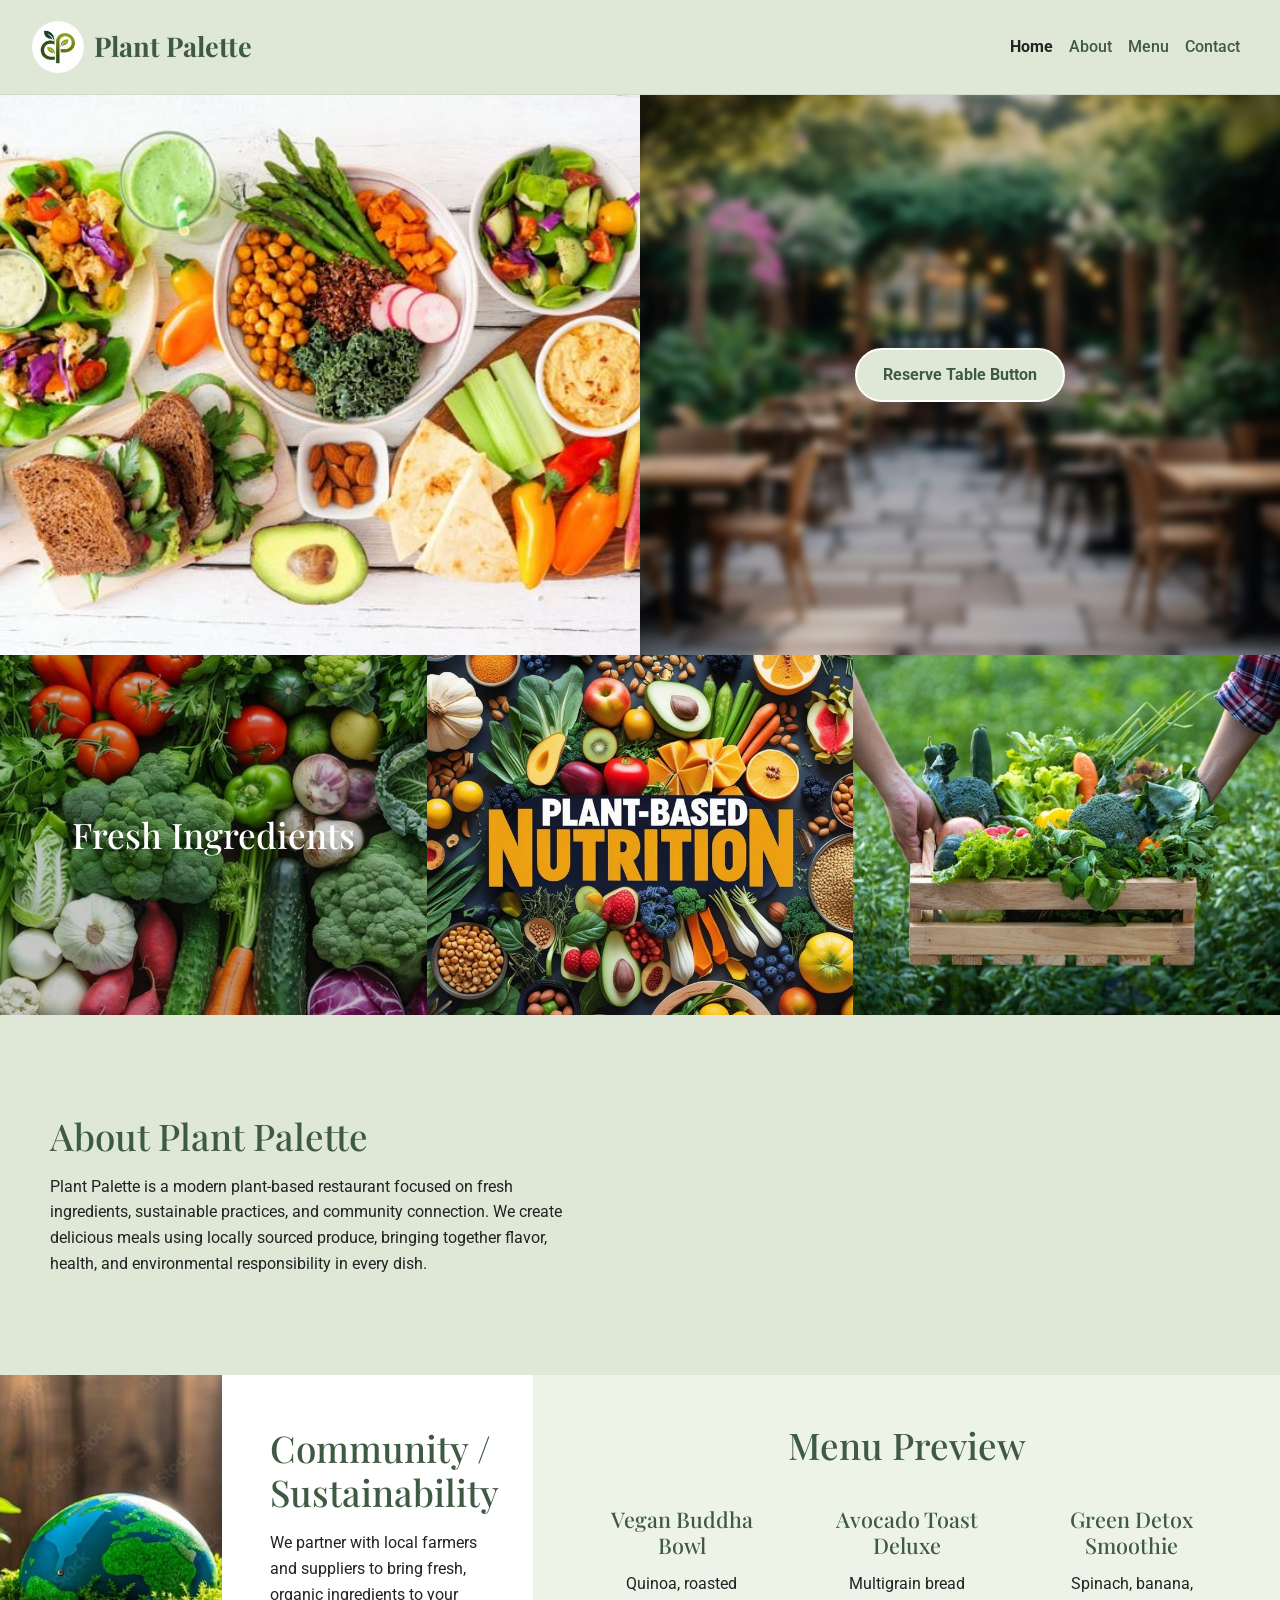
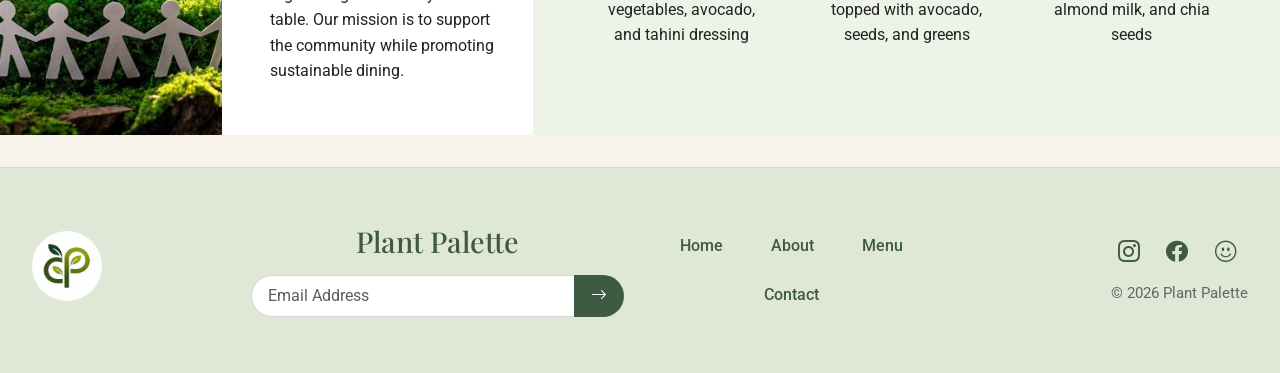
<file: index.html>
<!doctype html>
<html lang="en">
<head>
  <meta charset="UTF-8">
  <meta name="viewport" content="width=device-width, initial-scale=1.0">
  <title>Plant Palette | Home</title>

  <!-- Bootstrap CSS -->
  <link
    href="https://cdn.jsdelivr.net/npm/bootstrap@5.3.3/dist/css/bootstrap.min.css"
    rel="stylesheet"
  >

  <!-- Bootstrap Icons -->
  <link
    rel="stylesheet"
    href="https://cdn.jsdelivr.net/npm/bootstrap-icons@1.11.3/font/bootstrap-icons.min.css"
  >

  <!-- Google Fonts -->
  <link rel="preconnect" href="https://fonts.googleapis.com">
  <link rel="preconnect" href="https://fonts.gstatic.com" crossorigin>
  <link
    href="https://fonts.googleapis.com/css2?family=Playfair+Display:wght@400;600;700&family=Roboto:wght@300;400;500;700&display=swap"
    rel="stylesheet"
  >

  <!-- Main CSS -->
  <link rel="stylesheet" href="./css/main.css">
</head>
<body>

  <!-- Skip Link -->
  <a class="skip-link" href="#main-content">Skip to main content</a>

  <!-- Header -->
  <!-- main navigation bar with logo and menu, responsive using Bootstrap -->
  <header class="site-header">
    <nav class="navbar navbar-expand-lg main-navbar" aria-label="Main navigation">
      <div class="container-fluid px-0">

        <a class="navbar-brand d-flex align-items-center m-0" href="index.html">
          <img src="./images/logo.jpg" alt="Plant Palette logo" class="logo-img">
          <span class="site-title">Plant Palette</span>
        </a>

        <button
          class="navbar-toggler border-0 shadow-none"
          type="button"
          data-bs-toggle="collapse"
          data-bs-target="#main-nav"
          aria-controls="main-nav"
          aria-expanded="false"
          aria-label="Toggle navigation"
        >
          <span class="navbar-toggler-icon"></span>
        </button>

        <div class="collapse navbar-collapse justify-content-end" id="main-nav">
          <ul class="navbar-nav nav-menu text-center">
            <li class="nav-item">
              <a class="nav-link active" aria-current="page" href="index.html">Home</a>
            </li>
            <li class="nav-item">
              <a class="nav-link" href="about.html">About</a>
            </li>
             <li class="nav-item">
              <a class="nav-link" href="menu.html">Menu</a>
            </li>
            </li>
            <li class="nav-item">
              <a class="nav-link" href="contact.html">Contact</a>
            </li>
          </ul>
        </div>

      </div>
    </nav>
  </header>

  <!-- Main -->
  <main id="main-content">

    <!-- Hero Section -->
    <!-- hero section with image and reserve button, responsive layout -->
    <section class="hero-section">
      <div class="container-fluid px-0">
        <div class="row g-0">

          <div class="col-12 col-lg-6 px-0">
            <picture>
              <source media="(min-width: 992px)" srcset="./images/hero image.jpg">
              <img
                src="./images/hero image.jpg"
                alt="Fresh vegetables and ingredients arranged in bowls"
                class="img-fluid w-100 hero-img"
              >
            </picture>
          </div>

          <div class="col-12 col-lg-6">
            <div class="reserve-card position-relative">
              <picture>
                <source media="(min-width: 992px)" srcset="./images/Outdoor.jpg">
                <img
                  src="./images/Outdoor.jpg"
                  alt="Restaurant seating area with greenery"
                  class="img-fluid w-100 reserve-img"
                >
              </picture>

              <div class="reserve-overlay d-flex align-items-center justify-content-center">
                <a href="contact.html" class="btn reserve-btn">Reserve Table Button</a>
              </div>
            </div>
          </div>

        </div>
      </div>
    </section>

    <!-- Single 3-Image Grid Section -->
    <section class="feature-strip">
      <div class="container-fluid px-0">
        <div class="row g-0">

          <div class="col-12 col-md-4">
            <div class="feature-box">
              <img
                src="./images/FRESH INGREDIENTS BANNER.jpg"
                alt="Fresh ingredients"
                class="img-fluid w-100 feature-img"
              >
              <div class="feature-text-overlay">
                <h2>Fresh Ingredients</h2>
              </div>
            </div>
          </div>

          <div class="col-12 col-md-4">
            <div class="feature-box">
              <img
                src="./images/NUTRITION IMAGE.jpg"
                alt="Plant-based nutrition"
                class="img-fluid w-100 feature-img"
              >
            </div>
          </div>

          <div class="col-12 col-md-4">
            <div class="feature-box">
              <img
                src="./images/FARM IMAGE.jpg"
                alt="Fresh vegetables in a wooden crate"
                class="img-fluid w-100 feature-img"
              >
            </div>
          </div>

        </div>
      </div>
    </section>

    <!-- About Preview + Community/Menu -->
    <!-- about section describing the restaurant concept -->
    <section class="home-info-section">
      <div class="container-fluid px-0">
        <div class="row g-0">

          <!-- About block -->
          <div class="col-12 col-lg-6 d-flex align-items-center about-preview-block">
            <div class="about-preview-text text-center text-lg-start">
              <h2>About Plant Palette</h2>
              <p>
                Plant Palette is a modern plant-based restaurant focused on
                fresh ingredients, sustainable practices, and community
                connection. We create delicious meals using locally sourced
                produce, bringing together flavor, health, and environmental
                responsibility in every dish.
              </p>
            </div>
          </div>

          <!-- Empty spacer on desktop to help match figma look -->
          <div class="d-none d-lg-block col-lg-6 about-spacer"></div>

        </div>

        <div class="row g-0">

          <!-- Community -->
          <!-- community and sustainability info with image and text -->
          <div class="col-12 col-lg-5">
            <div class="row g-0 h-100">

              <div class="col-12 col-md-5">
                <img
                  src="./images/COMMUNITY IMAGE.jpg"
                  alt="Community and sustainability image"
                  class="img-fluid w-100 h-100 object-fit-cover community-img"
                >
              </div>

              <div class="col-12 col-md-7 d-flex align-items-center community-text-wrap">
                <div class="community-text text-center text-lg-start">
                  <h2>Community / Sustainability</h2>
                  <p>
                    We partner with local farmers and suppliers to bring fresh,
                    organic ingredients to your table. Our mission is to support
                    the community while promoting sustainable dining.
                  </p>
                </div>
              </div>

            </div>
          </div>

          <!-- Menu -->
          <!-- preview of menu items using grid layout -->
          <div class="col-12 col-lg-7">
            <div class="menu-preview-block text-center">
              <h2>Menu Preview</h2>

              <div class="row mt-4">
                <div class="col-12 col-md-4">
                  <article class="preview-item">
                    <h3>Vegan Buddha Bowl</h3>
                    <p>Quinoa, roasted vegetables, avocado, and tahini dressing</p>
                  </article>
                </div>

                <div class="col-12 col-md-4">
                  <article class="preview-item">
                    <h3>Avocado Toast Deluxe</h3>
                    <p>Multigrain bread topped with avocado, seeds, and greens</p>
                  </article>
                </div>

                <div class="col-12 col-md-4">
                  <article class="preview-item">
                    <h3>Green Detox Smoothie</h3>
                    <p>Spinach, banana, almond milk, and chia seeds</p>
                  </article>
                </div>
              </div>
            </div>
          </div>

        </div>
      </div>
    </section>

  </main>

  
  <!-- footer with logo, links, and social icons -->
  <footer class="site-footer">
    <div class="container-fluid px-0">
      <div class="row g-0 align-items-center">

        <div class="col-12 col-lg-2 text-center text-lg-start">
          <a href="index.html" class="footer-brand d-inline-flex align-items-center text-decoration-none">
            <img src="images/logo.jpg" alt="Plant Palette logo" class="footer-logo">
          </a>
        </div>

        <div class="col-12 col-lg-4">
          <div class="footer-left">
            <h2 class="footer-title">Plant Palette</h2>

            <form class="newsletter-form" action="#" method="post">
              <label for="newsletter-email" class="visually-hidden">Email Address</label>
              <div class="input-group">
                <input
                  type="email"
                  id="newsletter-email"
                  class="form-control"
                  placeholder="Email Address"
                  aria-label="Email Address"
                >
                <button class="btn newsletter-btn" type="submit" aria-label="Submit email">
                  <i class="bi bi-arrow-right"></i>
                </button>
              </div>
            </form>
          </div>
        </div>

        <div class="col-12 col-lg-3">
          <ul class="nav footer-nav justify-content-center">
            <li class="nav-item"><a class="nav-link" href="index.html">Home</a></li>
            <li class="nav-item"><a class="nav-link" href="about.html">About</a></li>
            <li class="nav-item"><a class="nav-link" href="menu.html">Menu</a></li>
            <li class="nav-item"><a class="nav-link" href="contact.html">Contact</a></li>
          </ul>
        </div>

        <div class="col-12 col-lg-3 text-center text-lg-end">
          <div class="social-icons">
            <a href="#" aria-label="Instagram"><i class="bi bi-instagram"></i></a>
            <a href="#" aria-label="Facebook"><i class="bi bi-facebook"></i></a>
            <a href="#" aria-label="Emoji icon"><i class="bi bi-emoji-smile"></i></a>
          </div>
          <p class="copyright mb-0">© 2026 Plant Palette</p>
        </div>

      </div>
    </div>
  </footer>

  <!-- Bootstrap JS -->
  <script src="https://cdn.jsdelivr.net/npm/bootstrap@5.3.3/dist/js/bootstrap.bundle.min.js"></script>
</body>
</html>
</file>
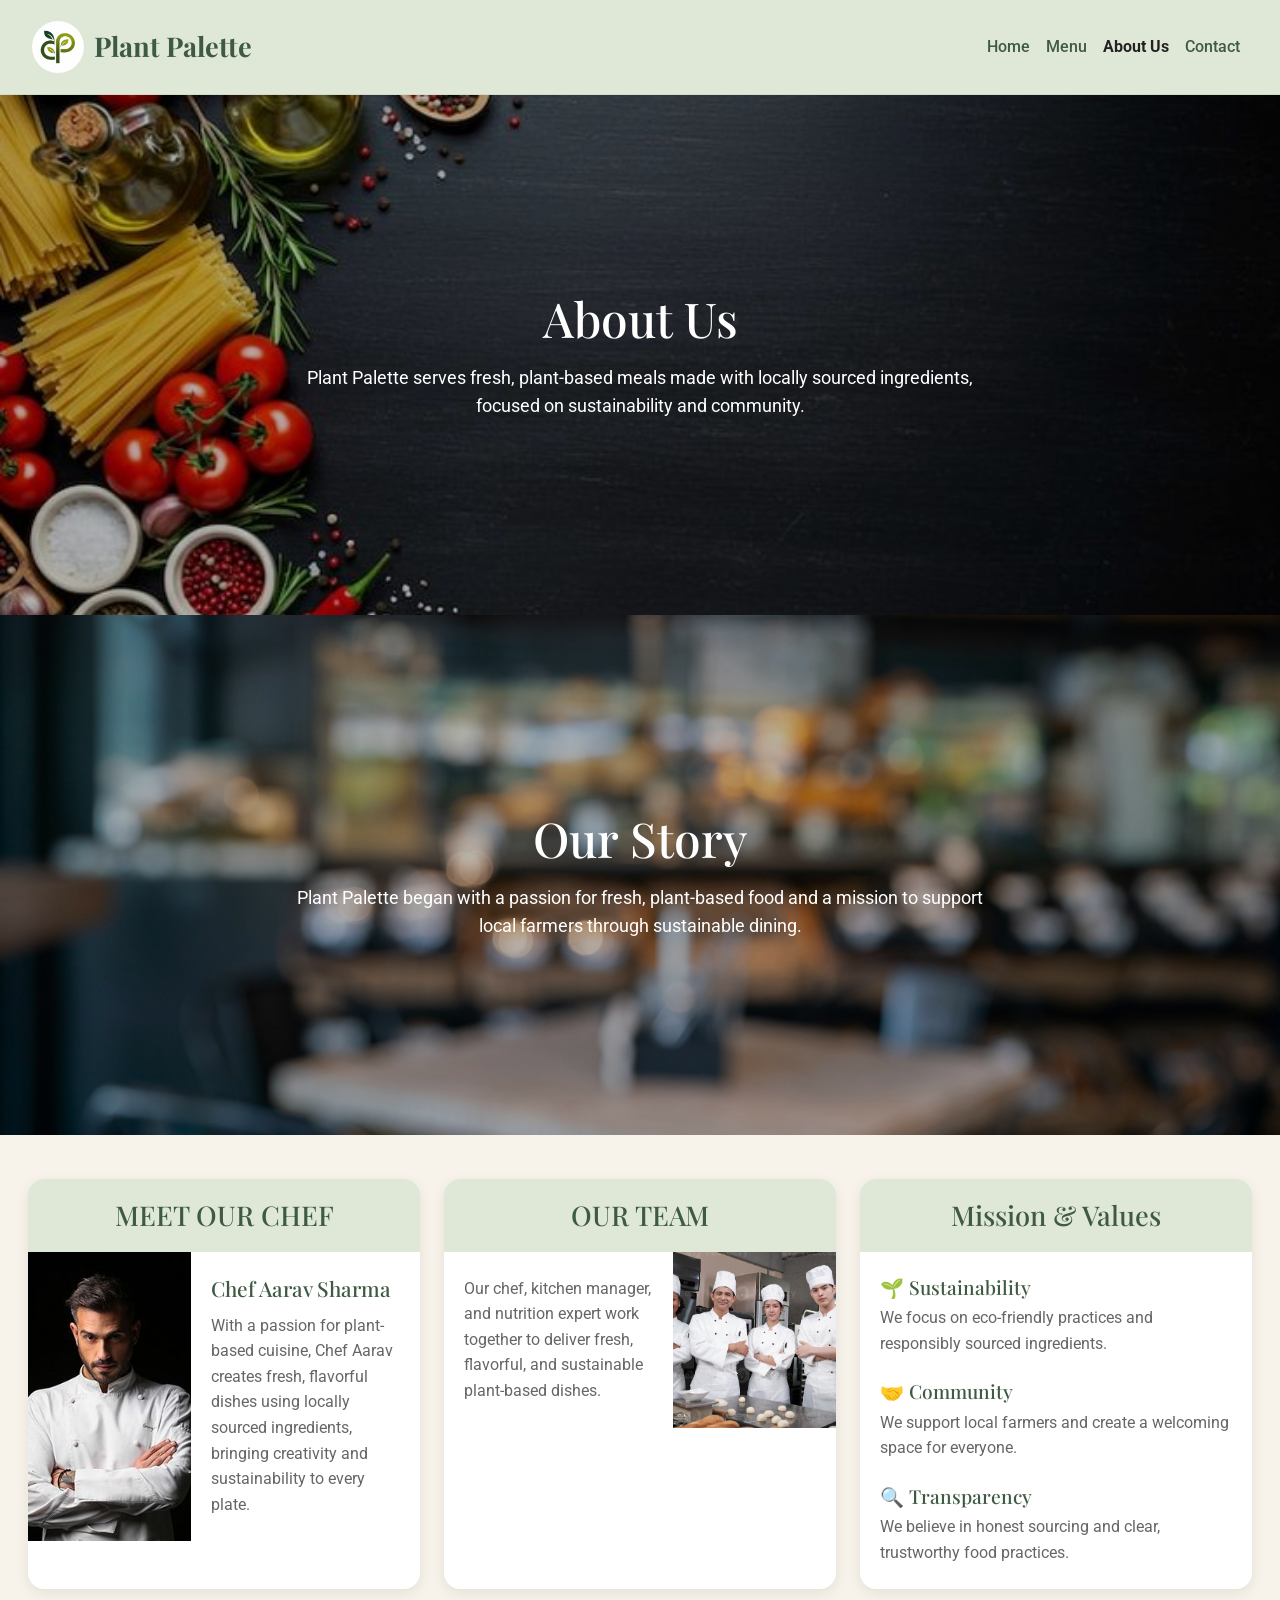
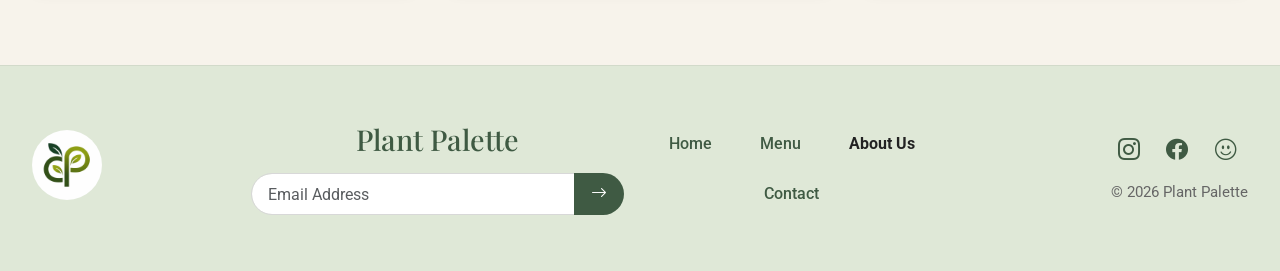
<file: about.html>
<!doctype html>
<html lang="en">
<head>
  <meta charset="UTF-8">
  <meta name="viewport" content="width=device-width, initial-scale=1.0">
  <title>Plant Palette | About</title>

  <!-- Bootstrap CSS -->
  <link
    href="https://cdn.jsdelivr.net/npm/bootstrap@5.3.3/dist/css/bootstrap.min.css"
    rel="stylesheet"
  >

  <!-- Bootstrap Icons -->
  <link
    rel="stylesheet"
    href="https://cdn.jsdelivr.net/npm/bootstrap-icons@1.11.3/font/bootstrap-icons.min.css"
  >

  <!-- Google Fonts -->
  <link rel="preconnect" href="https://fonts.googleapis.com">
  <link rel="preconnect" href="https://fonts.gstatic.com" crossorigin>
  <link
    href="https://fonts.googleapis.com/css2?family=Playfair+Display:wght@400;600;700&family=Roboto:wght@300;400;500;700&display=swap"
    rel="stylesheet"
  >

  <!-- Main CSS -->
  <link rel="stylesheet" href="./css/main.css">
</head>
<body>

  <!-- Skip Link -->
  <a class="skip-link" href="#main-content">Skip to main content</a>

  <!-- navigation bar with logo and menu, responsive using Bootstrap -->
  <header class="site-header">
    <nav class="navbar navbar-expand-lg main-navbar" aria-label="Main navigation">
      <div class="container-fluid px-0">

        <a class="navbar-brand d-flex align-items-center m-0" href="index.html">
          <img src="images/logo.jpg" alt="Plant Palette logo" class="logo-img">
          <span class="site-title">Plant Palette</span>
        </a>

        <button
          class="navbar-toggler border-0 shadow-none"
          type="button"
          data-bs-toggle="collapse"
          data-bs-target="#main-nav"
          aria-controls="main-nav"
          aria-expanded="false"
          aria-label="Toggle navigation"
        >
          <span class="navbar-toggler-icon"></span>
        </button>

        <div class="collapse navbar-collapse justify-content-end" id="main-nav">
          <ul class="navbar-nav nav-menu text-center">
            <li class="nav-item">
              <a class="nav-link" href="index.html">Home</a>
            </li>
            <li class="nav-item">
              <a class="nav-link" href="menu.html">Menu</a>
            </li>
            <li class="nav-item">
              <a class="nav-link active" aria-current="page" href="about.html">About Us</a>
            </li>
            <li class="nav-item">
              <a class="nav-link" href="contact.html">Contact</a>
            </li>
          </ul>
        </div>

      </div>
    </nav>
  </header>

  <!-- Main -->
  <main id="main-content">

    <!-- hero section with background image and intro text about the restaurant -->
    <section class="about-hero-section">
      <div class="container-fluid px-0">
        <div class="about-hero-banner position-relative">
          <img
            src="./images/abouthero.jpg"
            alt="Tomatoes, pasta, herbs and cooking ingredients"
            class="img-fluid w-100 about-hero-img"
          >

          <div class="about-hero-overlay">
            <div class="about-hero-content text-center">
              <h1>About Us</h1>
              <p>
                Plant Palette serves fresh, plant-based meals made with locally
                sourced ingredients, focused on sustainability and community.
              </p>
            </div>
          </div>
        </div>
      </div>
    </section>

    <!-- section showing the story of the restaurant with image overlay -->
    <section class="our-story-section">
      <div class="container-fluid px-0">
        <div class="our-story-banner position-relative">
          <img
            src="./images/aboutbackground.jpg"
            alt="Warm restaurant interior background"
            class="img-fluid w-100 our-story-img"
          >

          <div class="our-story-overlay">
            <div class="our-story-content text-center">
              <h2>Our Story</h2>
              <p>
                Plant Palette began with a passion for fresh, plant-based food
                and a mission to support local farmers through sustainable dining.
              </p>
            </div>
          </div>
        </div>
      </div>
    </section>

    <!-- About Info Blocks -->
    <section class="about-info-section">
      <div class="container-fluid px-0">

        <div class="row g-0 about-info-row">

          <!-- meet the chef section with image and short description -->
          <div class="col-12 col-lg-4 about-card-wrap">
            <section class="about-card chef-card h-100">
              <h2 class="section-heading text-center">MEET OUR CHEF</h2>

              <div class="row g-0 chef-content align-items-stretch">
                <div class="col-12 col-md-5">
                  <img
                    src="./images/chef.jpg"
                    alt="Chef Aarav Sharma in the kitchen"
                    class="img-fluid w-100 h-100 object-fit-cover"
                  >
                </div>

                <div class="col-12 col-md-7 d-flex align-items-center">
                  <div class="card-text-box">
                    <h3>Chef Aarav Sharma</h3>
                    <p>
                      With a passion for plant-based cuisine, Chef Aarav creates
                      fresh, flavorful dishes using locally sourced ingredients,
                      bringing creativity and sustainability to every plate.
                    </p>
                  </div>
                </div>
              </div>
            </section>
          </div>

          <!-- team section showing members and their role in the restaurant -->
          <div class="col-12 col-lg-4 about-card-wrap">
            <section class="about-card team-card h-100">
              <h2 class="section-heading text-center">OUR TEAM</h2>

              <div class="row g-0 team-content align-items-stretch">
                <div class="col-12 col-md-7 d-flex align-items-center order-2 order-md-1">
                  <div class="card-text-box">
                    <p>
                      Our chef, kitchen manager, and nutrition expert work together
                      to deliver fresh, flavorful, and sustainable plant-based dishes.
                    </p>
                  </div>
                </div>

                <div class="col-12 col-md-5 order-1 order-md-2">
                  <img
                    src="./images/team.jpg"
                    alt="Plant Palette team members in chef uniforms"
                    class="img-fluid w-100 h-100 object-fit-cover"
                  >
                </div>
              </div>
            </section>
          </div>

          <!-- mission and values section highlighting sustainability and community -->
          <div class="col-12 col-lg-4 about-card-wrap">
            <section class="about-card values-card h-100">
              <h2 class="section-heading text-center">Mission & Values</h2>

              <div class="values-content">
                <div class="value-item">
                  <h3>🌱 Sustainability</h3>
                  <p>
                    We focus on eco-friendly practices and responsibly sourced ingredients.
                  </p>
                </div>

                <div class="value-item">
                  <h3>🤝 Community</h3>
                  <p>
                    We support local farmers and create a welcoming space for everyone.
                  </p>
                </div>

                <div class="value-item">
                  <h3>🔍 Transparency</h3>
                  <p>
                    We believe in honest sourcing and clear, trustworthy food practices.
                  </p>
                </div>
              </div>
            </section>
          </div>

        </div>
      </div>
    </section>

  </main>

  <!-- footer with logo, links, and social media icons -->
  <footer class="site-footer">
    <div class="container-fluid px-0">
      <div class="row g-0 align-items-center">

        <div class="col-12 col-lg-2 text-center text-lg-start">
          <a href="index.html" class="footer-brand d-inline-flex align-items-center text-decoration-none">
            <img src="images/logo.jpg" alt="Plant Palette logo" class="footer-logo">
          </a>
        </div>

        <div class="col-12 col-lg-4">
          <div class="footer-left">
            <h2 class="footer-title">Plant Palette</h2>

            <form class="newsletter-form" action="#" method="post">
              <label for="newsletter-email" class="visually-hidden">Email Address</label>
              <div class="input-group">
                <input
                  type="email"
                  id="newsletter-email"
                  class="form-control"
                  placeholder="Email Address"
                  aria-label="Email Address"
                >
                <button class="btn newsletter-btn" type="submit" aria-label="Submit email">
                  <i class="bi bi-arrow-right"></i>
                </button>
              </div>
            </form>
          </div>
        </div>

        <div class="col-12 col-lg-3">
          <ul class="nav footer-nav justify-content-center">
            <li class="nav-item"><a class="nav-link" href="index.html">Home</a></li>
            <li class="nav-item"><a class="nav-link" href="menu.html">Menu</a></li>
            <li class="nav-item"><a class="nav-link active" aria-current="page" href="about.html">About Us</a></li>
            <li class="nav-item"><a class="nav-link" href="contact.html">Contact</a></li>
          </ul>
        </div>

        <div class="col-12 col-lg-3 text-center text-lg-end">
          <div class="social-icons">
            <a href="#" aria-label="Instagram"><i class="bi bi-instagram"></i></a>
            <a href="#" aria-label="Facebook"><i class="bi bi-facebook"></i></a>
            <a href="#" aria-label="Emoji icon"><i class="bi bi-emoji-smile"></i></a>
          </div>
          <p class="copyright mb-0">© 2026 Plant Palette</p>
        </div>

      </div>
    </div>
  </footer>

  <!-- Bootstrap JS -->
  <script src="https://cdn.jsdelivr.net/npm/bootstrap@5.3.3/dist/js/bootstrap.bundle.min.js"></script>
</body>
</html>
</file>
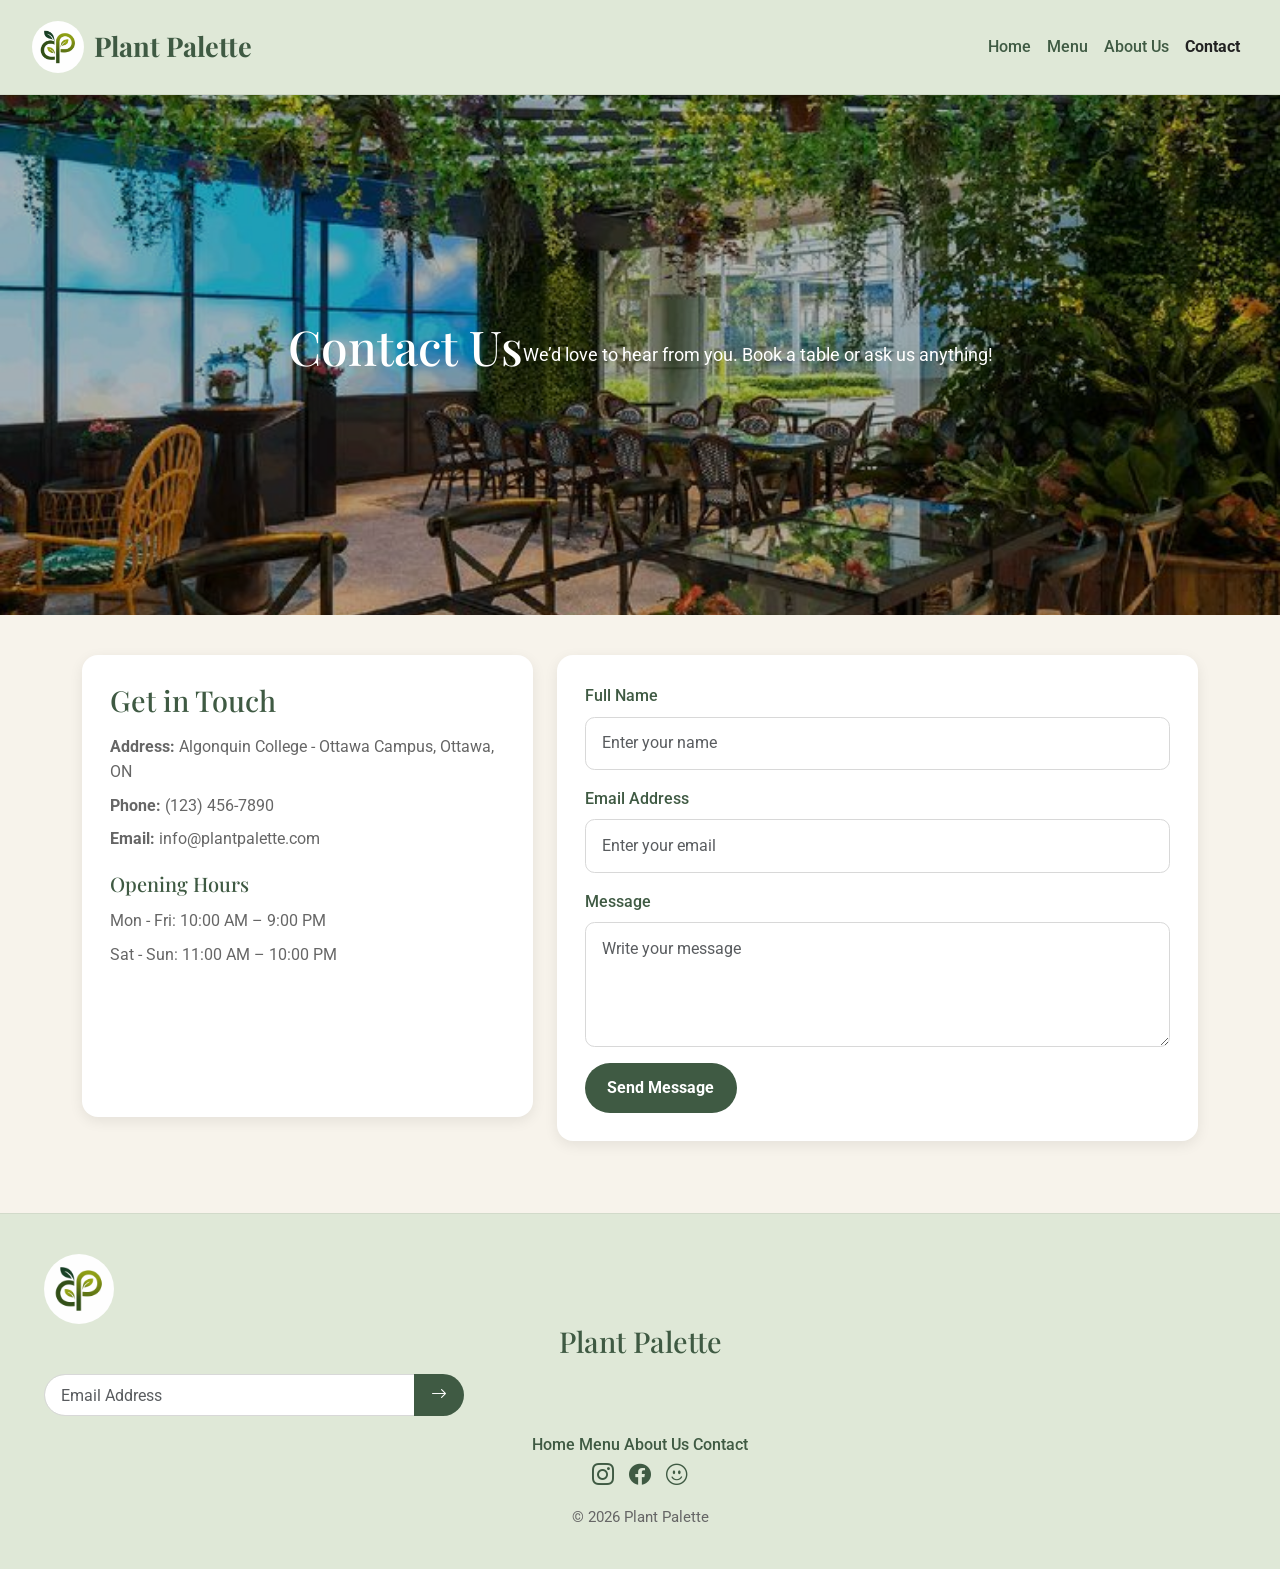
<file: contact.html>
<!doctype html>
<html lang="en">
<head>
  <meta charset="UTF-8">
  <meta name="viewport" content="width=device-width, initial-scale=1.0">
  <title>Plant Palette | Contact</title>

  <!-- Bootstrap CSS -->
  <link
    href="https://cdn.jsdelivr.net/npm/bootstrap@5.3.3/dist/css/bootstrap.min.css"
    rel="stylesheet"
  >

  <!-- Bootstrap Icons -->
  <link
    rel="stylesheet"
    href="https://cdn.jsdelivr.net/npm/bootstrap-icons@1.11.3/font/bootstrap-icons.min.css"
  >

  <!-- Google Fonts -->
  <link rel="preconnect" href="https://fonts.googleapis.com">
  <link rel="preconnect" href="https://fonts.gstatic.com" crossorigin>
  <link
    href="https://fonts.googleapis.com/css2?family=Playfair+Display:wght@400;600;700&family=Roboto:wght@300;400;500;700&display=swap"
    rel="stylesheet"
  >

  <!-- Main CSS -->
  <link rel="stylesheet" href="./css/main.css">
</head>
<body>

  <!-- Skip Link -->
  <a class="skip-link" href="#main-content">Skip to main content</a>

  <!-- navigation bar with logo and links, responsive using Bootstrap -->
  <header class="site-header">
    <nav class="navbar navbar-expand-lg main-navbar">
      <div class="container-fluid px-0">

        <a class="navbar-brand d-flex align-items-center m-0" href="index.html">
          <img src="./images/logo.jpg" alt="Plant Palette logo" class="logo-img">
          <span class="site-title">Plant Palette</span>
        </a>

        <button
          class="navbar-toggler border-0"
          type="button"
          data-bs-toggle="collapse"
          data-bs-target="#main-nav"
        >
          <span class="navbar-toggler-icon"></span>
        </button>

        <div class="collapse navbar-collapse justify-content-end" id="main-nav">
          <ul class="navbar-nav text-center">
            <li class="nav-item"><a class="nav-link" href="index.html">Home</a></li>
            <li class="nav-item"><a class="nav-link" href="menu.html">Menu</a></li>
            <li class="nav-item"><a class="nav-link" href="about.html">About Us</a></li>
            <li class="nav-item"><a class="nav-link active" href="contact.html">Contact</a></li>
          </ul>
        </div>

      </div>
    </nav>
  </header>

  <!-- Main -->
  <main id="main-content">

    <!-- Contact Hero -->
    <!-- hero section with background image and contact heading -->
    <section class="contact-hero text-center">
      <img src="./images/contact-hero.jpg" class="img-fluid w-100" alt="restaurant greenery background">
      
      <div class="contact-hero-content">
        <h1>Contact Us</h1>
        <p>We’d love to hear from you. Book a table or ask us anything!</p>
      </div>
    </section>

    <!-- Contact Section -->
    <section class="contact-section">
      <div class="container">

        <div class="row">

         <!-- section showing address, phone, email, and opening hours -->
          <div class="col-12 col-lg-5 mb-4">
            <div class="contact-info">

              <h2>Get in Touch</h2>

              <p><strong>Address:</strong> Algonquin College - Ottawa Campus, Ottawa, ON</p>
              <p><strong>Phone:</strong> (123) 456-7890</p>
              <p><strong>Email:</strong> info@plantpalette.com</p>

              <h3>Opening Hours</h3>
              <p>Mon - Fri: 10:00 AM – 9:00 PM</p>
              <p>Sat - Sun: 11:00 AM – 10:00 PM</p>

            </div>
          </div>

          <!-- form for users to send message with name, email, and text -->
          <div class="col-12 col-lg-7">
            <form class="contact-form">

              <div class="mb-3">
                <label for="name" class="form-label">Full Name</label>
                <input type="text" id="name" class="form-control" placeholder="Enter your name">
              </div>

              <div class="mb-3">
                <label for="email" class="form-label">Email Address</label>
                <input type="email" id="email" class="form-control" placeholder="Enter your email">
              </div>

              <div class="mb-3">
                <label for="message" class="form-label">Message</label>
                <textarea id="message" rows="4" class="form-control" placeholder="Write your message"></textarea>
              </div>

              <button type="submit" class="btn contact-btn">Send Message</button>

            </form>
          </div>

        </div>

      </div>
    </section>

  </main>

  <!-- footer with logo, links, newsletter form, and social icons -->
  <footer class="site-footer text-center">
    <div class="container-fluid">

      <img src="./images/logo.jpg" class="footer-logo" alt="">
      <h2>Plant Palette</h2>

      <form class="newsletter-form" action="#" method="post">
              <label for="newsletter-email" class="visually-hidden">Email Address</label>
              <div class="input-group">
                <input
                  type="email"
                  id="newsletter-email"
                  class="form-control"
                  placeholder="Email Address"
                  aria-label="Email Address"
                >
                <button class="btn newsletter-btn" type="submit" aria-label="Submit email">
                  <i class="bi bi-arrow-right"></i>
                </button>
              </div>
            </form>

      <div class="footer-links">
        <a href="index.html">Home</a>
        <a href="menu.html">Menu</a>
        <a href="about.html">About Us</a>
        <a href="contact.html">Contact</a>
      </div>

      <div class="social-icons">
        <i class="bi bi-instagram"></i>
        <i class="bi bi-facebook"></i>
        <i class="bi bi-emoji-smile"></i>
      </div>

      <p>© 2026 Plant Palette</p>

    </div>
  </footer>

  <script src="https://cdn.jsdelivr.net/npm/bootstrap@5.3.3/dist/js/bootstrap.bundle.min.js"></script>
</body>
</html>
</file>
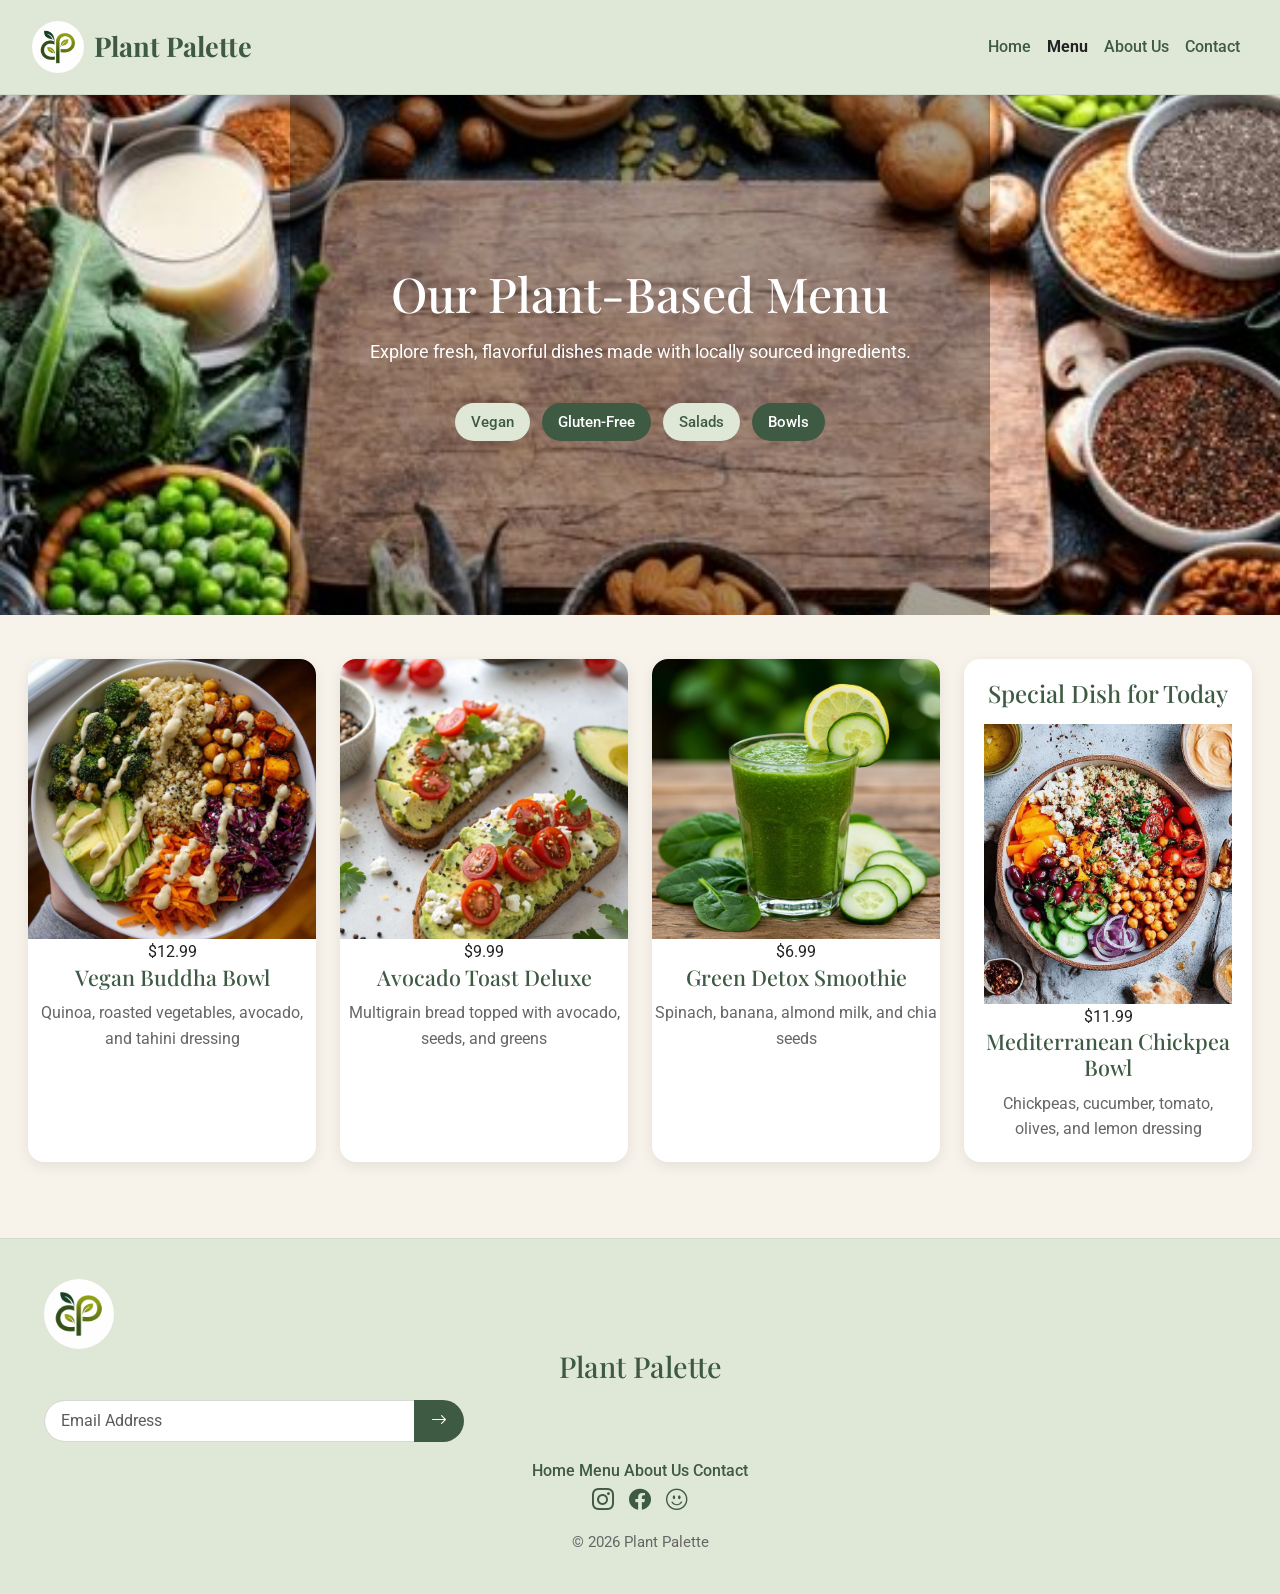
<file: menu.html>
<!doctype html>
<html lang="en">
  <head>
    <meta charset="UTF-8" />
    <meta name="viewport" content="width=device-width, initial-scale=1.0" />
    <title>Plant Palette | Menu</title>

    <!-- Bootstrap CSS -->
    <link
      href="https://cdn.jsdelivr.net/npm/bootstrap@5.3.3/dist/css/bootstrap.min.css"
      rel="stylesheet"
    />

    <!-- Bootstrap Icons -->
    <link
      rel="stylesheet"
      href="https://cdn.jsdelivr.net/npm/bootstrap-icons@1.11.3/font/bootstrap-icons.min.css"
    />

    <!-- Google Fonts -->
    <link rel="preconnect" href="https://fonts.googleapis.com" />
    <link rel="preconnect" href="https://fonts.gstatic.com" crossorigin />
    <link
      href="https://fonts.googleapis.com/css2?family=Playfair+Display:wght@400;600;700&family=Roboto:wght@300;400;500;700&display=swap"
      rel="stylesheet"
    />

    <!-- Main CSS -->
    <link rel="stylesheet" href="./css/main.css" />
  </head>
  <body>
    <!-- Skip Link -->
    <a class="skip-link" href="#main-content">Skip to main content</a>

    <!-- navigation bar with logo and menu links, responsive using Bootstrap -->
    <header class="site-header">
      <nav class="navbar navbar-expand-lg main-navbar">
        <div class="container-fluid px-0">
          <a
            class="navbar-brand d-flex align-items-center m-0"
            href="index.html"
          >
            <img
              src="images/logo.jpg"
              alt="Plant Palette logo"
              class="logo-img"
            />
            <span class="site-title">Plant Palette</span>
          </a>

          <button
            class="navbar-toggler border-0"
            type="button"
            data-bs-toggle="collapse"
            data-bs-target="#main-nav"
          >
            <span class="navbar-toggler-icon"></span>
          </button>

          <div
            class="collapse navbar-collapse justify-content-end"
            id="main-nav"
          >
            <ul class="navbar-nav text-center">
              <li class="nav-item">
                <a class="nav-link" href="index.html">Home</a>
              </li>
              <li class="nav-item">
                <a class="nav-link active" href="menu.html">Menu</a>
              </li>
              <li class="nav-item">
                <a class="nav-link" href="about.html">About Us</a>
              </li>
              <li class="nav-item">
                <a class="nav-link" href="contact.html">Contact</a>
              </li>
            </ul>
          </div>
        </div>
      </nav>
    </header>

    <!-- hero section with background image, title, and menu categories -->
    <main id="main-content">
      <!-- Hero -->
      <section class="menu-hero text-center">
        <img
          src="./images/menubackground.jpg"
          class="img-fluid w-100"
          alt="menu background"
        />
        <div class="menu-hero-content">
          <h1>Our Plant-Based Menu</h1>
          <p>
            Explore fresh, flavorful dishes made with locally sourced
            ingredients.
          </p>

          <div class="menu-tags">
            <span>Vegan</span>
            <span>Gluten-Free</span>
            <span>Salads</span>
            <span>Bowls</span>
          </div>
        </div>
      </section>

      <!-- Menu Items -->
      <section class="menu-items">
        <div class="container-fluid px-0">
          <div class="row g-0">
            <!-- Item 1 -->
            <div class="col-12 col-md-4 col-xl-3">
              <div class="menu-card text-center">
                <img src="./images/vegbudhha.jpg" class="img-fluid" alt="Vegan Buddha Bowl dish" />
                <p>$12.99</p>
                <h3>Vegan Buddha Bowl</h3>
                <p>Quinoa, roasted vegetables, avocado, and tahini dressing</p>
              </div>
            </div>

            <!-- Item 2 -->
            <div class="col-12 col-md-4 col-xl-3">
              <div class="menu-card text-center">
                <img src="./images/avacado.jpg" class="img-fluid" alt="Toast-avacado" />
                <p>$9.99</p>
                <h3>Avocado Toast Deluxe</h3>
                <p>Multigrain bread topped with avocado, seeds, and greens</p>
              </div>
            </div>

            <!-- Item 3 -->
            <div class="col-12 col-md-4 col-xl-3">
              <div class="menu-card text-center">
                <img
                  src="./images/Greensmoothies.jpg"
                  class="img-fluid"
                  alt="smoothies"
                />
                <p>$6.99</p>
                <h3>Green Detox Smoothie</h3>
                <p>Spinach, banana, almond milk, and chia seeds</p>
              </div>
            </div>

            <!-- highlighted special dish card to attract user attention -->
            <div class="col-12 col-md-12 col-xl-3">
              <div class="menu-card special text-center">
                <h2>Special Dish for Today</h2>
                <img src="./images/specialdish.jpg" class="img-fluid" alt="Specialtoday" />
                <p>$11.99</p>
                <h3>Mediterranean Chickpea Bowl</h3>
                <p>Chickpeas, cucumber, tomato, olives, and lemon dressing</p>
              </div>
            </div>
          </div>
        </div>
      </section>
    </main>

   <!-- footer with logo, links, newsletter form, and social icons -->
    <footer class="site-footer text-center">
      <div class="container-fluid">
        <img src="./images/logo.jpg" class="footer-logo" alt="logo" />
        <h2>Plant Palette</h2>

        <form class="newsletter-form" action="#" method="post">
              <label for="newsletter-email" class="visually-hidden">Email Address</label>
              <div class="input-group">
                <input
                  type="email"
                  id="newsletter-email"
                  class="form-control"
                  placeholder="Email Address"
                  aria-label="Email Address"
                >
                <button class="btn newsletter-btn" type="submit" aria-label="Submit email">
                  <i class="bi bi-arrow-right"></i>
                </button>
              </div>
            </form>
        

        <div class="footer-links">
          <a href="index.html">Home</a>
          <a href="menu.html">Menu</a>
          <a href="about.html">About Us</a>
          <a href="contact.html">Contact</a>
        </div>

        <div class="social-icons">
          <i class="bi bi-instagram"></i>
          <i class="bi bi-facebook"></i>
          <i class="bi bi-emoji-smile"></i>
        </div>

        <p>© 2026 Plant Palette</p>
      </div>
    </footer>

    <script src="https://cdn.jsdelivr.net/npm/bootstrap@5.3.3/dist/js/bootstrap.bundle.min.js"></script>
  </body>
</html>
</file>
<file: css/main.css>
/* global variables for colors, fonts, and theme used across the website */
:root {
  --primary-green: #5f7f63;
  --dark-green: #3f5a43;
  --light-green: #dfe8d7;
  --cream: #f7f3eb;
  --white: #ffffff;
  --black: #222222;
  --gray: #666666;
  --border: #d8d8d8;

  --heading-font: "Playfair Display", serif;
  --body-font: "Roboto", sans-serif;

  --shadow: 0 4px 14px rgba(0, 0, 0, 0.08);
}

/* basic reset for body, images, headings, and links for consistent layout */
html {
  scroll-behavior: smooth;
}

body {
  margin: 0;
  font-family: var(--body-font);
  color: var(--black);
  background-color: var(--cream);
  line-height: 1.6;
  overflow-x: hidden;
}

img {
  display: block;
  max-width: 100%;
}

h1,
h2,
h3,
h4 {
  font-family: var(--heading-font);
  margin-top: 0;
  color: var(--dark-green);
}

p {
  margin-bottom: 0;
}

a {
  text-decoration: none;
}

section {
  overflow: hidden;
}

/* skip link added for better keyboard navigation and accessibility */
.skip-link {
  position: absolute;
  top: -60px;
  left: 10px;
  background-color: var(--black);
  color: var(--white);
  padding: 0.75rem 1rem;
  z-index: 9999;
  border-radius: 0.25rem;
  transition: top 0.2s ease;
}

.skip-link:focus {
  top: 10px;
  color: var(--white);
}

/* styling for navbar, logo, and navigation links with hover effects */
.site-header,
.main-navbar {
  background-color: var(--light-green);
}

.main-navbar {
  padding: 0.75rem 1rem;
  border-bottom: 1px solid rgba(0, 0, 0, 0.06);
}

.logo-img {
  width: 52px;
  height: 52px;
  object-fit: cover;
  border-radius: 50%;
}

.site-title {
  font-family: var(--heading-font);
  font-size: 1.5rem;
  font-weight: 700;
  color: var(--dark-green);
  margin-left: 0.65rem;
}

.navbar-nav .nav-link,
.nav-menu .nav-link {
  color: var(--dark-green);
  font-weight: 500;
  padding: 0.75rem 1rem;
  position: relative;
  transition: color 0.3s ease;
}

.navbar-nav .nav-link::after,
.nav-menu .nav-link::after {
  content: "";
  position: absolute;
  left: 1rem;
  bottom: 0.45rem;
  width: calc(100% - 2rem);
  height: 2px;
  background-color: var(--primary-green);
  transform: scaleX(0);
  transform-origin: left;
  transition: transform 0.3s ease;
}

.navbar-nav .nav-link:hover,
.nav-menu .nav-link:hover,
.footer-nav .nav-link:hover,
.footer-links a:hover {
  color: var(--primary-green);
}

.navbar-nav .nav-link:hover::after,
.nav-menu .nav-link:hover::after {
  transform: scaleX(1);
}

.navbar-nav .nav-link.active,
.nav-menu .nav-link.active,
.footer-nav .nav-link.active {
  color: var(--black);
  font-weight: 700;
}

.navbar-toggler:focus {
  box-shadow: none;
}

/* styles for hero section, images, and layout for homepage */

.hero-section,
.hero-section .container-fluid,
.hero-section .row,
.hero-section .col-12,
.hero-section .col-lg-6 {
  margin: 0 !important;
  padding: 0 !important;
}

/* grid layout for feature images with overlay text */
.hero-section .container-fluid {
  max-width: 100%;
  padding-left: 0 !important;
  padding-right: 0 !important;
}

.hero-section .row {
  align-items: stretch;
  margin-left: 0 !important;
  margin-right: 0 !important;
}

.hero-section .col-12,
.hero-section .col-lg-6 {
  display: flex;
}

/* left image */
.hero-img {
  width: 100%;
  height: 300px;
  object-fit: cover;
}

/* right card */
.reserve-card {
  position: relative;
  width: 100%;
  height: 300px; 
  overflow: hidden;
}

/* blur image */
.reserve-img {
  width: 100%;
  height: 100%;
  object-fit: cover;
  filter: blur(4px);
  transform: scale(1.05);
}

/* overlay */
.reserve-overlay {
  position: absolute;
  inset: 0;
  background: rgba(0, 0, 0, 0.2);
  display: flex;
  align-items: center;
  justify-content: center;
}

/* button */
.reserve-btn {
  background-color: var(--light-green);
  color: var(--dark-green);
  border: 2px solid var(--white);
  padding: 0.8rem 1.6rem;
  font-weight: 700;
  border-radius: 999px;
  transition: all 0.3s ease;
}

.reserve-btn:hover {
  background-color: var(--dark-green);
  color: var(--white);
  border-color: var(--dark-green);
  transform: translateY(-2px);
}

.feature-img {
  width: 100%;
  height: 240px;
  object-fit: cover;
}

.feature-box {
  position: relative;
}

.feature-text-overlay {
  position: absolute;
  inset: 0;
  background: rgba(0, 0, 0, 0.22);
  display: flex;
  align-items: center;
  justify-content: center;
  text-align: center;
  padding: 1rem;
}

.feature-text-overlay h2 {
  color: var(--white);
  font-size: 1.9rem;
  margin: 0;
}

.about-preview-block,
.about-spacer,
.community-text-wrap,
.menu-preview-block {
  min-height: 320px;
}

.about-preview-block {
  background-color: var(--light-green);
  padding: 2rem 1.5rem;
}

.about-preview-text {
  max-width: 540px;
  margin: 0 auto;
}

.about-preview-text h2,
.community-text h2,
.menu-preview-block h2 {
  font-size: 2rem;
  margin-bottom: 1rem;
}

.about-preview-text p,
.community-text p,
.preview-item p {
  color: var(--black);
  font-size: 1rem;
}

.about-spacer {
  background-color: var(--light-green);
}

.community-img {
  min-height: 250px;
}

.community-text-wrap {
  background-color: var(--white);
  padding: 2rem 1.25rem;
}

.community-text {
  max-width: 500px;
  margin: 0 auto;
}

.menu-preview-block {
  background-color: #eef3e8;
  padding: 2rem 1rem;
}

.preview-item {
  padding: 1rem;
  margin-bottom: 1rem;
}

.preview-item h3 {
  font-size: 1.35rem;
  margin-bottom: 0.75rem;
}

/* styles for about hero, story section, and info cards */
.about-hero-banner,
.our-story-banner {
  position: relative;
}

.about-hero-img,
.our-story-img {
  width: 100%;
  height: 320px;
  object-fit: cover;
}

.about-hero-overlay,
.our-story-overlay,
.menu-hero-overlay,
.contact-hero-content {
  position: absolute;
  inset: 0;
  background: rgba(0, 0, 0, 0.28);
  display: flex;
  align-items: center;
  justify-content: center;
  padding: 1.5rem;
}

.about-hero-content,
.our-story-content,
.menu-hero-content {
  max-width: 700px;
  margin: 0 auto;
}

.about-hero-content h1,
.our-story-content h2,
.menu-hero-content h1,
.contact-hero-content h1 {
  color: var(--white);
  font-size: 2.2rem;
  margin-bottom: 1rem;
}

.about-hero-content p,
.our-story-content p,
.menu-hero-content p,
.contact-hero-content p {
  color: var(--white);
  font-size: 1rem;
}

.about-info-section {
  padding: 2rem 1rem;
  background-color: var(--cream);
}

.about-card-wrap {
  padding: 0.75rem;
}

.about-card {
  background-color: var(--white);
  border-radius: 1rem;
  box-shadow: var(--shadow);
  overflow: hidden;
  height: 100%;
}

.section-heading {
  padding: 1.25rem 1rem;
  font-size: 1.5rem;
  background-color: var(--light-green);
  margin-bottom: 0;
}

.card-text-box {
  padding: 1.5rem 1.25rem;
}

.card-text-box h3 {
  font-size: 1.3rem;
  margin-bottom: 0.75rem;
}

.card-text-box p {
  color: var(--gray);
}

.values-content {
  padding: 1.5rem 1.25rem;
}

.value-item + .value-item {
  margin-top: 1.5rem;
}

.value-item h3 {
  font-size: 1.2rem;
  margin-bottom: 0.4rem;
}

.value-item p {
  color: var(--gray);
}

/* styles for menu hero, tags, and menu cards */

/* parent */
.menu-hero {
  position: relative;
}

/* image */
.menu-hero img {
  width: 100%;
  height: 320px;
  object-fit: cover;
}

/* overlay text */
.menu-hero-content {
  position: absolute;
  inset: 0;

  display: flex;
  flex-direction: column;
  justify-content: center;
  align-items: center;

  text-align: center;
  padding: 1.5rem;

  background: rgba(0, 0, 0, 0.35);
}

/* heading */
.menu-hero-content h1 {
  color: var(--white);
  font-size: 2.2rem;
  margin-bottom: 1rem;
}

/* paragraph */
.menu-hero-content p {
  color: var(--white);
  max-width: 600px;
  margin-bottom: 1rem;
}

/* tags */
.menu-tags {
  margin-top: 1rem;
}

.menu-tags span {
  display: inline-block;
  margin: 0.25rem;
  padding: 0.45rem 1rem;
  border-radius: 999px;
  font-size: 0.95rem;
  font-weight: 500;
}

/* tag colors */
.menu-tags span:nth-child(odd) {
  background-color: var(--light-green);
  color: var(--dark-green);
}

.menu-tags span:nth-child(even) {
  background-color: var(--dark-green);
  color: var(--white);
}

/* MENU CARDS  */

.menu-items-section,
.menu-items {
  padding: 2rem 1rem;
  background-color: var(--cream);
}

.menu-card,
.special-dish-card,
.menu-card.special {
  background-color: var(--white);
  border-radius: 1rem;
  box-shadow: var(--shadow);
  margin: 0.75rem;
  overflow: hidden;
  height: calc(100% - 1.5rem);
  transition: transform 0.3s ease, box-shadow 0.3s ease;
}

.menu-card:hover,
.special-dish-card:hover,
.menu-card.special:hover {
  transform: translateY(-5px);
  box-shadow: 0 10px 22px rgba(0, 0, 0, 0.12);
}

.menu-card-img,
.menu-card img,
.special-dish-img {
  width: 100%;
  height: 240px;
  object-fit: cover;
}

.menu-card-body,
.special-dish-content,
.menu-card.special {
  padding: 1.25rem;
}

.menu-price {
  color: var(--primary-green);
  font-weight: 700;
  margin-bottom: 0.5rem;
  font-size: 1.05rem;
}

.menu-item-title,
.menu-card h3,
.special-dish-content h2,
.menu-card.special h2 {
  font-size: 1.35rem;
  margin-bottom: 0.6rem;
}

.menu-item-desc,
.menu-card p:last-child,
.special-dish-content p:last-child {
  color: var(--gray);
}

.special-dish-card h2,
.menu-card.special h2 {
  font-size: 1.5rem;
  margin-bottom: 1rem;
}
/* styles for contact hero, form, and contact info section */
.contact-hero {
  position: relative;
}

.contact-hero img {
  width: 100%;
  height: 320px;
  object-fit: cover;
}

.contact-hero-content {
  text-align: center;
}

.contact-section {
  padding: 2.5rem 1rem;
  background-color: var(--cream);
}

.contact-info,
.contact-form {
  background-color: var(--white);
  padding: 1.75rem;
  border-radius: 1rem;
  box-shadow: var(--shadow);
  height: 100%;
}

.contact-info h2,
.contact-form h2 {
  margin-bottom: 1rem;
  font-size: 1.8rem;
}

.contact-info h3 {
  margin-top: 1.25rem;
  margin-bottom: 0.75rem;
  font-size: 1.25rem;
}

.contact-info p {
  margin-bottom: 0.5rem;
  color: var(--gray);
}

.form-label {
  font-weight: 500;
  color: var(--dark-green);
}

.form-control {
  border-radius: 0.6rem;
  border: 1px solid var(--border);
  padding: 0.85rem 1rem;
}

.form-control:focus {
  border-color: var(--primary-green);
  box-shadow: 0 0 0 0.2rem rgba(95, 127, 99, 0.15);
}

.contact-btn {
  background-color: var(--dark-green);
  color: var(--white);
  padding: 0.8rem 1.4rem;
  border: none;
  border-radius: 2rem;
  font-weight: 700;
  transition: all 0.3s ease;
}

.contact-btn:hover {
  background-color: var(--primary-green);
  color: var(--white);
  transform: translateY(-2px);
}

/* footer layout including newsletter form and social icons */
.site-footer {
  background-color: var(--light-green);
  padding: 2rem 1rem;
  margin-top: 2rem;
  border-top: 1px solid rgba(0, 0, 0, 0.06);
}

.footer-logo {
  width: 70px;
  height: 70px;
  object-fit: cover;
  border-radius: 50%;
  margin: 0 auto 1rem;
}

.footer-title,
.site-footer h2 {
  font-size: 1.8rem;
  margin-bottom: 1rem;
  color: var(--dark-green);
}

.footer-left {
  padding: 1rem;
}

.newsletter-form {
  max-width: 420px;
  margin: 0.75rem auto 0;
  display: flex;
  align-items: center;
}

.newsletter-form .form-control,
.site-footer input[type="email"] {
  flex: 1;
  height: 42px;
  border: 1px solid var(--border);
  padding: 0.8rem 1rem;
  border-radius: 999px 0 0 999px;
}

.newsletter-btn {
  width: 50px;
  height: 42px;
  background-color: var(--dark-green);
  color: var(--white);
  border: none;
  border-radius: 0 999px 999px 0;
  padding: 0;
  display: flex;
  align-items: center;
  justify-content: center;
  transition: background-color 0.3s ease, transform 0.3s ease;
}

.newsletter-btn:hover {
  background-color: var(--primary-green);
  color: var(--white);
  transform: translateY(-1px);
}

.footer-nav,
.footer-links {
  margin-top: 1rem;
  gap: 0.5rem 1rem;
}

.footer-nav .nav-link,
.footer-links a {
  color: var(--dark-green);
  font-weight: 500;
}

.social-icons {
  margin-top: 1rem;
  margin-bottom: 0.75rem;
}

.social-icons a,
.social-icons i {
  color: var(--dark-green);
  font-size: 1.35rem;
  margin: 0 0.35rem;
}

.copyright,
.site-footer p {
  color: var(--gray);
  font-size: 0.95rem;
}

/* responsive styles for tablet screen sizes */
@media (min-width: 768px) {
  .hero-img,
  .reserve-img,
  .about-hero-img,
  .our-story-img,
  .menu-hero img,
  .menu-hero-img,
  .contact-hero img {
    height: 420px;
  }

  .reserve-card {
    height: 420px;
  }

  .feature-img {
    height: 280px;
  }

  .feature-text-overlay h2 {
    font-size: 2.2rem;
  }

  .about-preview-block,
  .about-spacer,
  .community-text-wrap,
  .menu-preview-block {
    min-height: 360px;
  }

  .menu-card-img,
  .menu-card img,
  .special-dish-img {
    height: 260px;
  }

  .site-footer {
    text-align: center;
  }
}

/* layout improvements for desktop screens */
@media (min-width: 992px) {
  .main-navbar {
    padding: 1rem 2rem;
  }

  .site-title {
    font-size: 1.7rem;
  }

  .hero-img,
  .reserve-img {
    height: 500px;
  }

  .reserve-card {
    height: 500px;
  }

  .feature-img {
    height: 320px;
  }

  .about-preview-block,
  .community-text-wrap,
  .menu-preview-block {
    padding: 3rem;
  }

  .about-preview-text h2,
  .community-text h2,
  .menu-preview-block h2 {
    font-size: 2.3rem;
  }

  .about-hero-img,
  .our-story-img,
  .menu-hero img,
  .menu-hero-img,
  .contact-hero img {
    height: 460px;
  }

  .about-hero-content h1,
  .our-story-content h2,
  .menu-hero-content h1,
  .contact-hero-content h1 {
    font-size: 3rem;
  }

  .about-hero-content p,
  .our-story-content p,
  .menu-hero-content p,
  .contact-hero-content p {
    font-size: 1.1rem;
  }

  .section-heading {
    font-size: 1.7rem;
  }

  .site-footer {
    padding: 2.5rem 2rem;
  }

  .footer-logo {
    margin: 0;
  }

  .footer-left,
  .footer-nav,
  .social-icons {
    margin-top: 0;
  }

  .newsletter-form {
    margin-left: 0;
    margin-right: 0;
  }
}

/* extra spacing and sizing for large screens */
@media (min-width: 1200px) {
  .hero-img,
  .reserve-img {
    height: 560px;
  }

  .reserve-card {
    height: 560px;
  }

  .about-hero-img,
  .our-story-img,
  .menu-hero img,
  .menu-hero-img,
  .contact-hero img {
    height: 520px;
  }

  .feature-img {
    height: 360px;
  }

  .menu-card-img,
  .menu-card img,
  .special-dish-img {
    height: 280px;
  }
}

/* mobile-specific fixes for layout and image sizing */
@media (max-width: 767.98px) {
  .hero-section,
  .hero-section .container-fluid,
  .hero-section .row,
  .hero-section .col-12,
  .hero-section .col-lg-6 {
    margin: 0 !important;
    padding: 0 !important;
  }

  .hero-section .container-fluid {
    max-width: 100% !important;
  }

  .hero-img,
  .reserve-img {
    width: 100% !important;
    height: 300px;
    object-fit: cover;
  }

  .reserve-card {
    width: 100% !important;
    height: 300px;
    margin: 0 !important;
    padding: 0 !important;
    overflow: hidden;
  }

  .reserve-overlay {
    inset: 0;
  }
}
</file>
